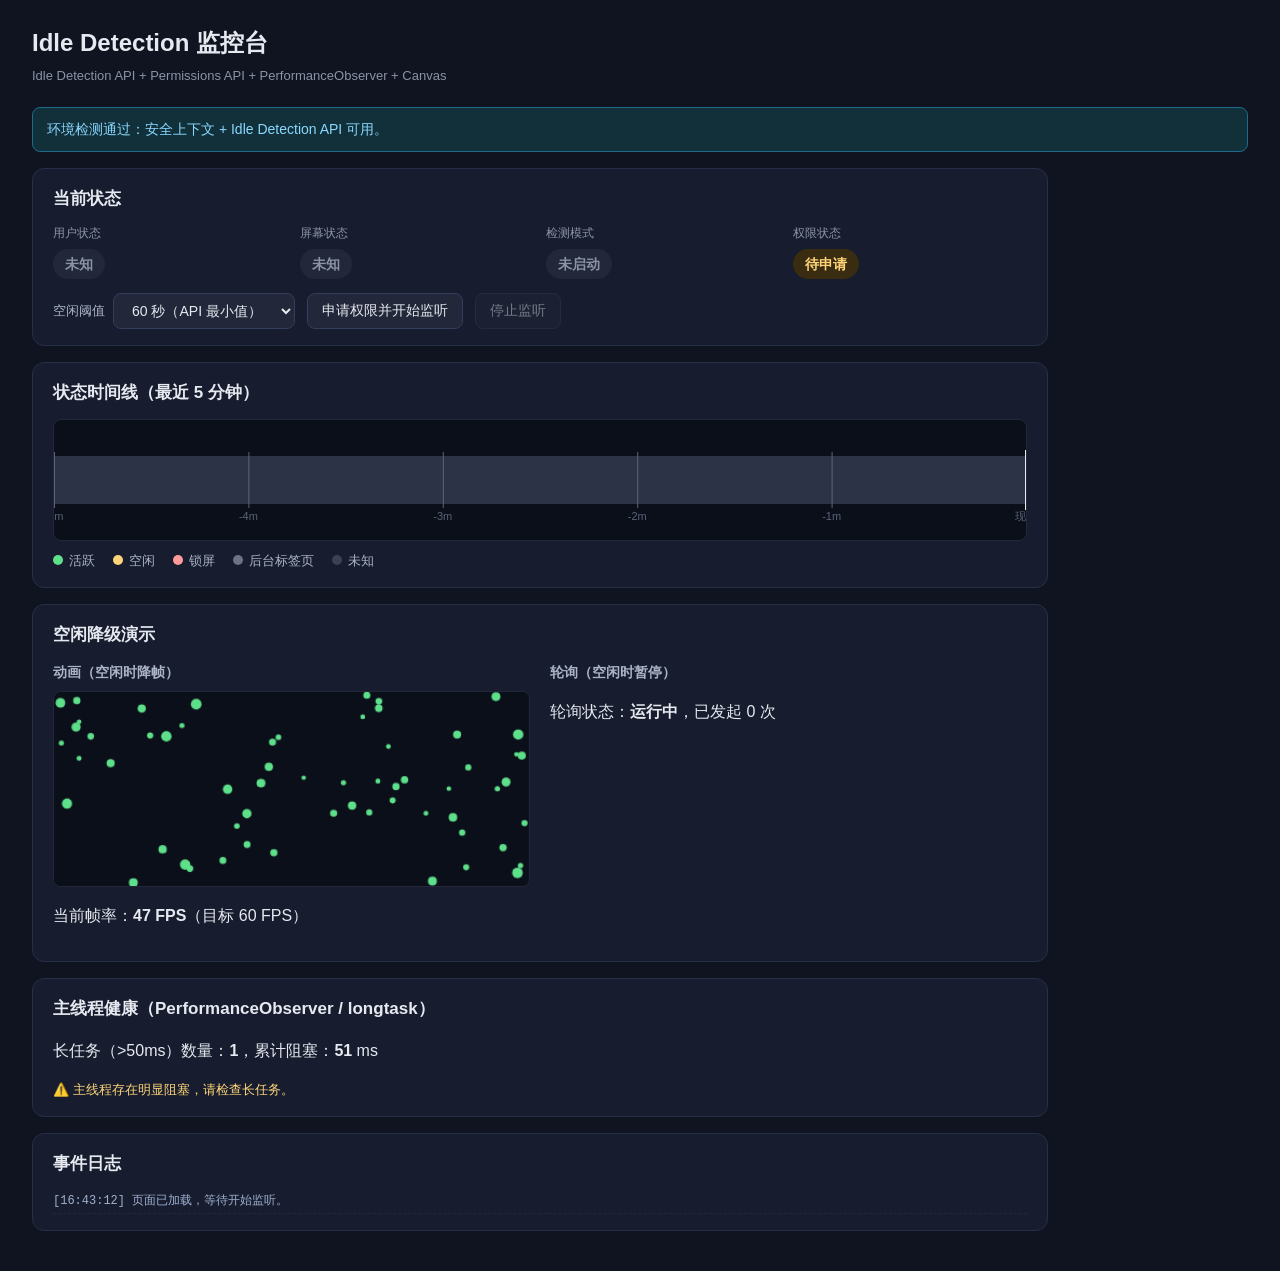
<file: index.html>
<!DOCTYPE html>
<html lang="zh-CN">
<head>
  <meta charset="UTF-8" />
  <meta name="viewport" content="width=device-width, initial-scale=1.0" />
  <title>Idle Detection 监控台</title>
  <link rel="stylesheet" href="css/styles.css" />
</head>
<body>
  <header>
    <h1>Idle Detection 监控台</h1>
    <p class="subtitle">Idle Detection API + Permissions API + PerformanceObserver + Canvas</p>
  </header>

  <!-- 环境 / 能力提示区 -->
  <section id="banners" aria-live="polite"></section>

  <main>
    <!-- 状态卡片 -->
    <section class="card status-card">
      <h2>当前状态</h2>
      <div class="status-grid">
        <div class="status-item">
          <span class="label">用户状态</span>
          <span id="user-state" class="state-badge state-unknown">未知</span>
        </div>
        <div class="status-item">
          <span class="label">屏幕状态</span>
          <span id="screen-state" class="state-badge state-unknown">未知</span>
        </div>
        <div class="status-item">
          <span class="label">检测模式</span>
          <span id="detect-mode" class="state-badge state-unknown">未启动</span>
        </div>
        <div class="status-item">
          <span class="label">权限状态</span>
          <span id="permission-state" class="state-badge state-unknown">未查询</span>
        </div>
      </div>
      <div class="controls">
        <label>
          空闲阈值
          <select id="threshold-select">
            <option value="60000" selected>60 秒（API 最小值）</option>
            <option value="120000">2 分钟</option>
            <option value="300000">5 分钟</option>
            <option value="15000">15 秒（仅降级模式）</option>
          </select>
        </label>
        <button id="btn-start" type="button">申请权限并开始监听</button>
        <button id="btn-stop" type="button" disabled>停止监听</button>
      </div>
      <p id="gesture-hint" class="hint" hidden>⚠️ 权限申请必须由用户交互触发，请点击按钮（不要通过脚本自动调用）。</p>
    </section>

    <!-- 时间线 -->
    <section class="card">
      <h2>状态时间线（最近 5 分钟）</h2>
      <canvas id="timeline" width="960" height="120"></canvas>
      <div class="legend">
        <span><i class="dot dot-active"></i>活跃</span>
        <span><i class="dot dot-idle"></i>空闲</span>
        <span><i class="dot dot-locked"></i>锁屏</span>
        <span><i class="dot dot-hidden"></i>后台标签页</span>
        <span><i class="dot dot-unknown"></i>未知</span>
      </div>
    </section>

    <!-- 降级行为演示 -->
    <section class="card">
      <h2>空闲降级演示</h2>
      <div class="demo-grid">
        <div>
          <h3>动画（空闲时降帧）</h3>
          <canvas id="anim" width="440" height="180"></canvas>
          <p>当前帧率：<strong id="fps-label">—</strong>（目标 <span id="fps-target">60</span> FPS）</p>
        </div>
        <div>
          <h3>轮询（空闲时暂停）</h3>
          <p>轮询状态：<strong id="poll-state">运行中</strong>，已发起 <span id="poll-count">0</span> 次</p>
          <ul id="poll-log" class="poll-log"></ul>
        </div>
      </div>
    </section>

    <!-- 主线程健康 -->
    <section class="card">
      <h2>主线程健康（PerformanceObserver / longtask）</h2>
      <p>长任务（&gt;50ms）数量：<strong id="longtask-count">0</strong>，累计阻塞：<strong id="longtask-total">0</strong> ms</p>
      <p id="mainthread-verdict" class="hint">主线程流畅 ✅</p>
    </section>

    <!-- 事件日志 -->
    <section class="card">
      <h2>事件日志</h2>
      <ul id="event-log" class="event-log"></ul>
    </section>
  </main>

  <script type="module" src="js/app.js"></script>
</body>
</html>
</file>
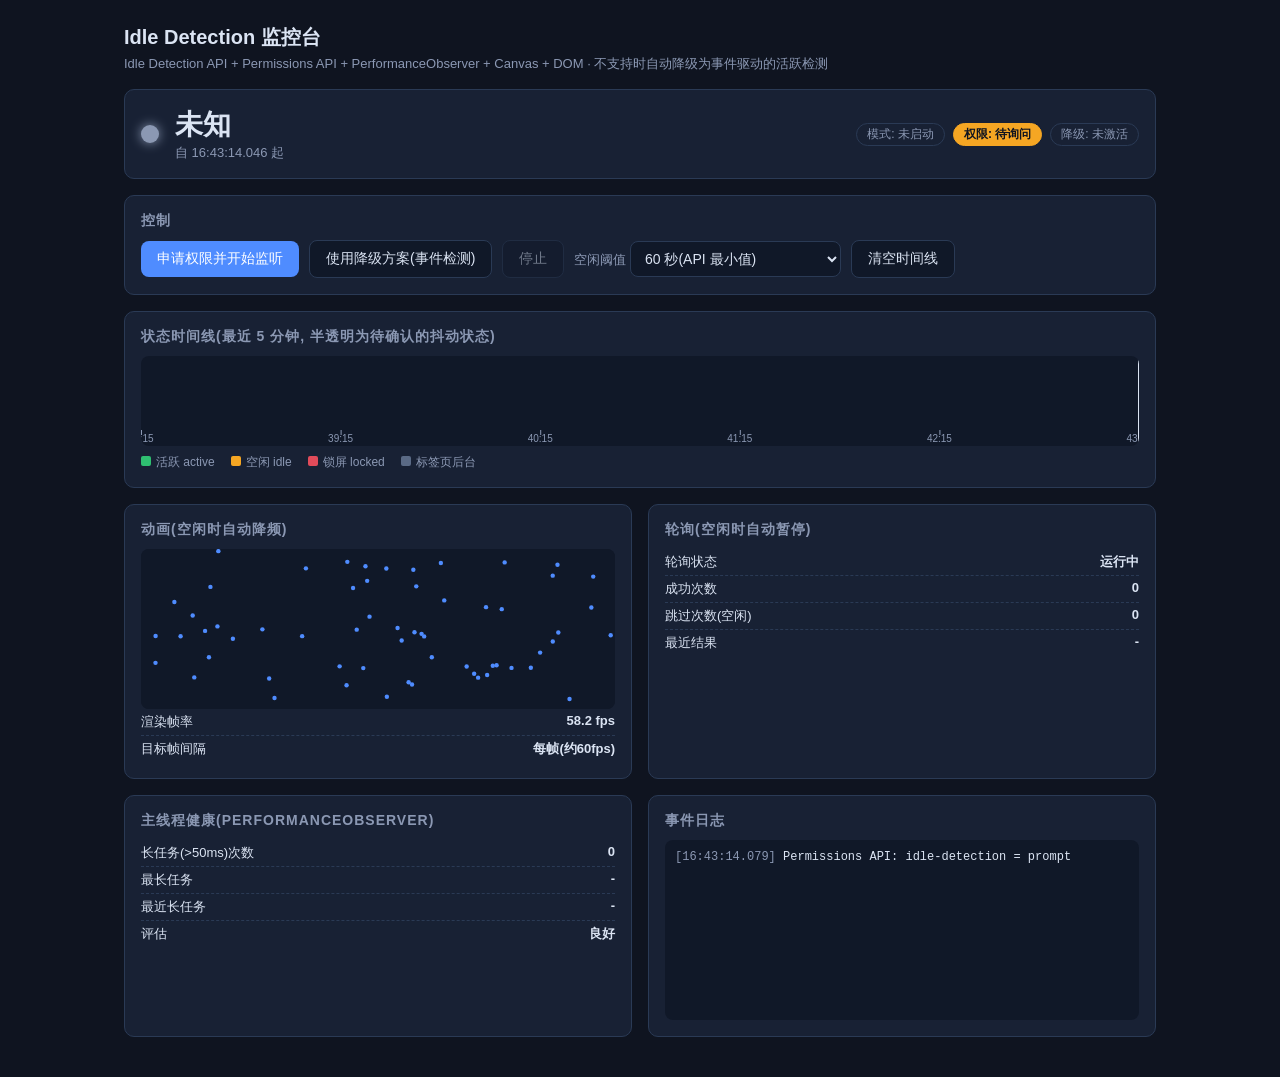
<file: idle-detection-demo/index.html>
<!DOCTYPE html>
<html lang="zh-CN">
<head>
<meta charset="UTF-8">
<meta name="viewport" content="width=device-width, initial-scale=1.0">
<title>Idle Detection Demo · 空闲/活跃/锁屏监控</title>
<style>
  :root {
    --bg: #0f1420;
    --panel: #182134;
    --panel2: #101828;
    --border: #2a3a55;
    --text: #dbe4f3;
    --muted: #8b98b3;
    --active: #2fbf71;
    --idle: #f5a623;
    --locked: #e14b5a;
    --accent: #4f8cff;
  }
  * { box-sizing: border-box; }
  body {
    margin: 0; padding: 24px;
    background: var(--bg); color: var(--text);
    font-family: "Segoe UI", "PingFang SC", "Microsoft YaHei", sans-serif;
    max-width: 1080px; margin: 0 auto;
  }
  h1 { font-size: 20px; margin: 0 0 4px; }
  h2 { font-size: 14px; margin: 0 0 10px; color: var(--muted); text-transform: uppercase; letter-spacing: 1px; }
  .sub { color: var(--muted); font-size: 13px; margin-bottom: 16px; }
  .panel {
    background: var(--panel); border: 1px solid var(--border);
    border-radius: 10px; padding: 16px; margin-bottom: 16px;
  }
  .banner {
    display: flex; align-items: center; gap: 16px; flex-wrap: wrap;
  }
  .state-dot { width: 18px; height: 18px; border-radius: 50%; background: var(--muted); flex: none; }
  .state-text { font-size: 28px; font-weight: 700; }
  .badge {
    display: inline-block; padding: 2px 10px; border-radius: 999px;
    font-size: 12px; border: 1px solid var(--border); color: var(--muted);
  }
  .badge.on { color: #0f1420; background: var(--active); border-color: var(--active); font-weight: 600; }
  .badge.warn { color: #0f1420; background: var(--idle); border-color: var(--idle); font-weight: 600; }
  .badge.err { color: #fff; background: var(--locked); border-color: var(--locked); font-weight: 600; }
  .alert {
    border-radius: 8px; padding: 10px 14px; margin-bottom: 12px; font-size: 13px;
    border: 1px solid; display: none;
  }
  .alert.show { display: block; }
  .alert.err { border-color: var(--locked); background: rgba(225,75,90,.12); color: #ffb3ba; }
  .alert.warn { border-color: var(--idle); background: rgba(245,166,35,.1); color: #ffd9a0; }
  .controls { display: flex; gap: 10px; flex-wrap: wrap; align-items: center; }
  button {
    background: var(--accent); color: #fff; border: none; border-radius: 8px;
    padding: 9px 16px; font-size: 14px; cursor: pointer;
  }
  button.secondary { background: var(--panel2); color: var(--text); border: 1px solid var(--border); }
  button:disabled { opacity: .45; cursor: not-allowed; }
  select {
    background: var(--panel2); color: var(--text); border: 1px solid var(--border);
    border-radius: 8px; padding: 8px 10px; font-size: 14px;
  }
  label { font-size: 13px; color: var(--muted); }
  canvas { display: block; width: 100%; border-radius: 8px; background: var(--panel2); }
  .legend { display: flex; gap: 16px; font-size: 12px; color: var(--muted); margin-top: 8px; flex-wrap: wrap; }
  .legend i { display: inline-block; width: 10px; height: 10px; border-radius: 2px; margin-right: 5px; }
  .grid { display: grid; grid-template-columns: 1fr 1fr; gap: 16px; }
  @media (max-width: 800px) { .grid { grid-template-columns: 1fr; } }
  .kv { display: flex; justify-content: space-between; font-size: 13px; padding: 4px 0; border-bottom: 1px dashed var(--border); }
  .kv:last-child { border-bottom: none; }
  .kv b { font-weight: 600; }
  #log {
    height: 180px; overflow-y: auto; font-family: Consolas, monospace; font-size: 12px;
    background: var(--panel2); border-radius: 8px; padding: 10px; margin: 0;
    white-space: pre-wrap;
  }
  #log .t { color: var(--muted); }
</style>
</head>
<body>
<h1>Idle Detection 监控台</h1>
<div class="sub">Idle Detection API + Permissions API + PerformanceObserver + Canvas + DOM · 不支持时自动降级为事件驱动的活跃检测</div>

<div id="alertInsecure" class="alert err">当前不是安全上下文（非 HTTPS / localhost），Idle Detection API 不可用。已自动切换到基于事件的降级检测。</div>
<div id="alertUnsupported" class="alert warn">当前浏览器不支持 Idle Detection API（需要 Chromium 94+）。已自动切换到基于事件的降级检测（无法感知锁屏）。</div>
<div id="alertDenied" class="alert err">idle-detection 权限被拒绝。可在浏览器站点设置中重新允许，或继续使用降级检测。</div>
<div id="alertGesture" class="alert warn">权限申请必须由用户交互（点击按钮）触发，脚本直接调用会被浏览器拒绝。</div>

<div class="panel banner">
  <div id="stateDot" class="state-dot"></div>
  <div>
    <div id="stateText" class="state-text">未启动</div>
    <div id="stateSince" class="sub" style="margin:0"></div>
  </div>
  <div style="margin-left:auto; display:flex; gap:8px; flex-wrap:wrap">
    <span id="modeBadge" class="badge">模式: 未启动</span>
    <span id="permBadge" class="badge">权限: 未知</span>
    <span id="degradeBadge" class="badge">降级: 未激活</span>
  </div>
</div>

<div class="panel">
  <h2>控制</h2>
  <div class="controls">
    <button id="btnStart">申请权限并开始监听</button>
    <button id="btnFallback" class="secondary">使用降级方案(事件检测)</button>
    <button id="btnStop" class="secondary" disabled>停止</button>
    <label>空闲阈值
      <select id="threshold">
        <option value="60000" selected>60 秒(API 最小值)</option>
        <option value="15000">15 秒(仅降级模式)</option>
        <option value="5000">5 秒(仅降级模式, 便于测试)</option>
      </select>
    </label>
    <button id="btnClear" class="secondary">清空时间线</button>
  </div>
</div>

<div class="panel">
  <h2>状态时间线(最近 5 分钟, 半透明为待确认的抖动状态)</h2>
  <canvas id="timeline" height="90"></canvas>
  <div class="legend">
    <span><i style="background:var(--active)"></i>活跃 active</span>
    <span><i style="background:var(--idle)"></i>空闲 idle</span>
    <span><i style="background:var(--locked)"></i>锁屏 locked</span>
    <span><i style="background:#5a6a85"></i>标签页后台</span>
  </div>
</div>

<div class="grid">
  <div class="panel">
    <h2>动画(空闲时自动降频)</h2>
    <canvas id="stage" height="160"></canvas>
    <div class="kv"><span>渲染帧率</span><b id="fpsText">-</b></div>
    <div class="kv"><span>目标帧间隔</span><b id="frameBudgetText">-</b></div>
  </div>
  <div class="panel">
    <h2>轮询(空闲时自动暂停)</h2>
    <div class="kv"><span>轮询状态</span><b id="pollState">运行中</b></div>
    <div class="kv"><span>成功次数</span><b id="pollCount">0</b></div>
    <div class="kv"><span>跳过次数(空闲)</span><b id="pollSkipped">0</b></div>
    <div class="kv"><span>最近结果</span><b id="pollLast">-</b></div>
  </div>
</div>

<div class="grid">
  <div class="panel">
    <h2>主线程健康(PerformanceObserver)</h2>
    <div class="kv"><span>长任务(&gt;50ms)次数</span><b id="ltCount">0</b></div>
    <div class="kv"><span>最长任务</span><b id="ltMax">-</b></div>
    <div class="kv"><span>最近长任务</span><b id="ltLast">-</b></div>
    <div class="kv"><span>评估</span><b id="ltVerdict">良好</b></div>
  </div>
  <div class="panel">
    <h2>事件日志</h2>
    <pre id="log"></pre>
  </div>
</div>

<script src="app.js"></script>
</body>
</html>
</file>
<file: css/styles.css>
* { box-sizing: border-box; }

body {
  margin: 0;
  font-family: "Segoe UI", "PingFang SC", "Microsoft YaHei", sans-serif;
  background: #0f1420;
  color: #e6e9f0;
  line-height: 1.6;
}

header {
  padding: 24px 32px 8px;
}

h1 { margin: 0; font-size: 24px; }
.subtitle { margin: 4px 0 0; color: #8b93a7; font-size: 13px; }

main {
  display: grid;
  gap: 16px;
  padding: 16px 32px 40px;
  max-width: 1080px;
}

.card {
  background: #171d2e;
  border: 1px solid #262f47;
  border-radius: 12px;
  padding: 16px 20px;
}

.card h2 { margin: 0 0 12px; font-size: 17px; }
.card h3 { margin: 0 0 8px; font-size: 14px; color: #aab3c8; }

#banners { padding: 0 32px; }
.banner {
  margin-top: 12px;
  padding: 10px 14px;
  border-radius: 8px;
  font-size: 14px;
  border: 1px solid;
}
.banner-warn  { background: #3a2c10; border-color: #8a6a1f; color: #ffd479; }
.banner-error { background: #3a1414; border-color: #8a2f2f; color: #ff9a9a; }
.banner-info  { background: #12303a; border-color: #1f6a8a; color: #8ad8ff; }

.status-grid {
  display: grid;
  grid-template-columns: repeat(auto-fit, minmax(160px, 1fr));
  gap: 12px;
  margin-bottom: 14px;
}
.status-item { display: flex; flex-direction: column; gap: 6px; }
.status-item .label { font-size: 12px; color: #8b93a7; }

.state-badge {
  display: inline-block;
  padding: 4px 12px;
  border-radius: 999px;
  font-size: 14px;
  font-weight: 600;
  width: fit-content;
}
.state-active  { background: #143a22; color: #5ee08a; }
.state-idle    { background: #3a2c10; color: #ffd479; }
.state-locked  { background: #3a1414; color: #ff9a9a; }
.state-hidden  { background: #2a2f3d; color: #aab3c8; }
.state-unknown { background: #222839; color: #8b93a7; }

.controls { display: flex; align-items: center; gap: 12px; flex-wrap: wrap; }
.controls label { font-size: 13px; color: #aab3c8; display: flex; align-items: center; gap: 8px; }

select, button {
  background: #222839;
  color: #e6e9f0;
  border: 1px solid #333d5c;
  border-radius: 8px;
  padding: 8px 14px;
  font-size: 14px;
  cursor: pointer;
}
button:hover:not(:disabled) { background: #2b3350; }
button:disabled { opacity: 0.45; cursor: not-allowed; }
button.primary { background: #2f5fd0; border-color: #2f5fd0; }

.hint { font-size: 13px; color: #ffd479; margin: 10px 0 0; }

canvas {
  display: block;
  width: 100%;
  background: #0b0f1a;
  border-radius: 8px;
  border: 1px solid #222839;
}

.legend { display: flex; gap: 18px; margin-top: 10px; font-size: 13px; color: #aab3c8; flex-wrap: wrap; }
.dot { display: inline-block; width: 10px; height: 10px; border-radius: 50%; margin-right: 6px; }
.dot-active  { background: #5ee08a; }
.dot-idle    { background: #ffd479; }
.dot-locked  { background: #ff9a9a; }
.dot-hidden  { background: #6b7386; }
.dot-unknown { background: #3a4157; }

.demo-grid { display: grid; grid-template-columns: 1fr 1fr; gap: 20px; }
@media (max-width: 860px) { .demo-grid { grid-template-columns: 1fr; } }

.poll-log, .event-log {
  list-style: none;
  margin: 8px 0 0;
  padding: 0;
  max-height: 160px;
  overflow-y: auto;
  font-family: ui-monospace, Consolas, monospace;
  font-size: 12px;
  color: #9fb0d0;
}
.poll-log li, .event-log li { padding: 2px 0; border-bottom: 1px dashed #222839; }
</file>
